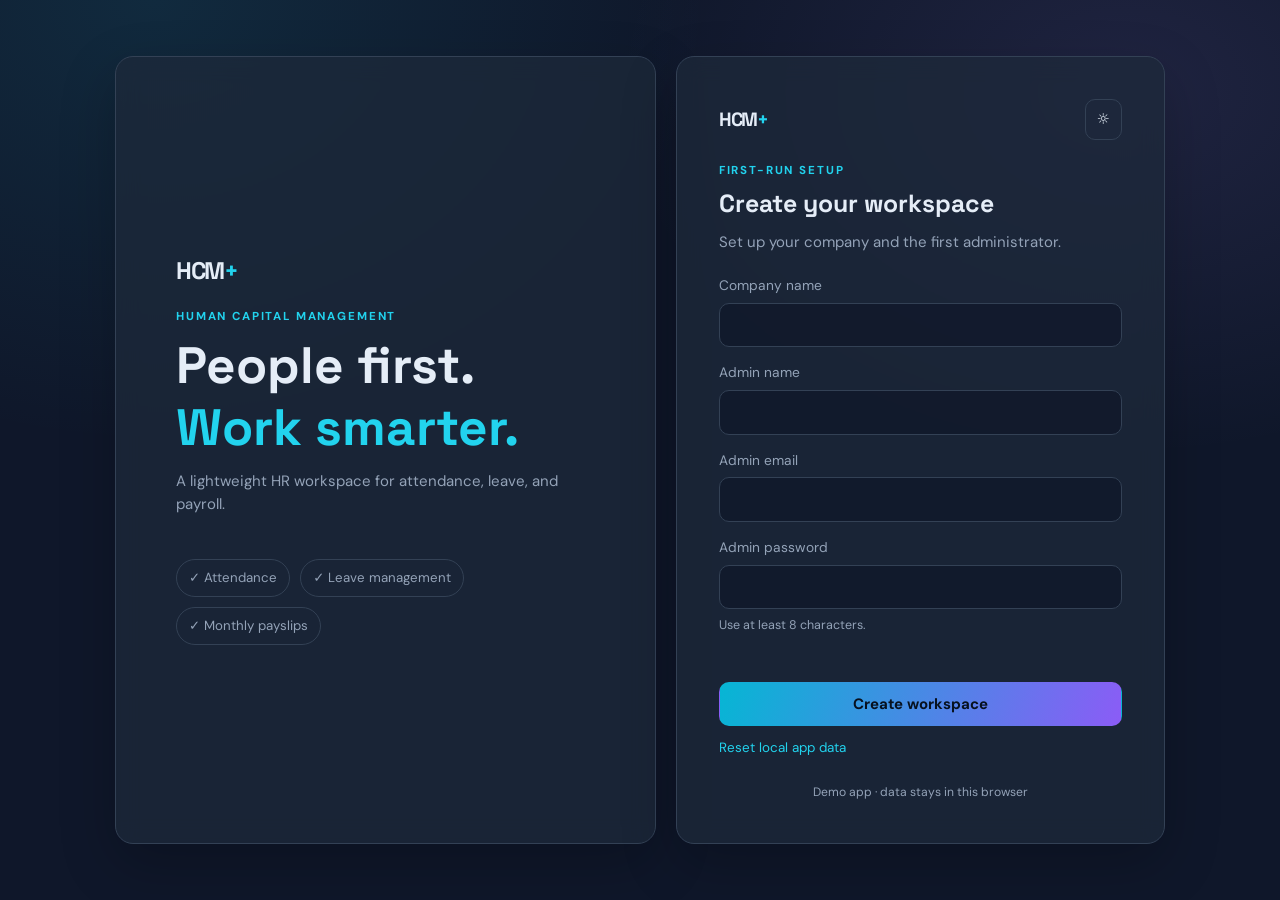
<file: index.html>
<!doctype html>
<html lang="en">
<head>
  <meta charset="utf-8">
  <meta name="viewport" content="width=device-width, initial-scale=1">
  <title>HCM Lite · Sign in</title>
  <link rel="stylesheet" href="css/style.css">
</head>
<body class="auth-page">
  <main class="auth-shell">
    <section class="auth-brand glass">
      <div class="brand-mark">HCM<span>+</span></div>
      <p class="eyebrow">HUMAN CAPITAL MANAGEMENT</p>
      <h1>People first.<br><span>Work smarter.</span></h1>
      <p class="muted">A lightweight HR workspace for attendance, leave, and payroll.</p>
      <div class="auth-points"><span>✓ Attendance</span><span>✓ Leave management</span><span>✓ Monthly payslips</span></div>
    </section>
    <section class="auth-card glass">
      <div class="topline"><span class="brand-mark small">HCM<span>+</span></span><button id="themeToggle" class="icon-btn" aria-label="Toggle theme">☼</button></div>
      <div id="setupPanel" hidden>
        <p class="eyebrow">FIRST-RUN SETUP</p><h2>Create your workspace</h2>
        <p class="muted">Set up your company and the first administrator.</p>
        <form id="setupForm" novalidate>
          <label>Company name<input name="company" required autocomplete="organization"></label>
          <label>Admin name<input name="name" required autocomplete="name"></label>
          <label>Admin email<input name="email" type="email" required autocomplete="email"></label>
          <label>Admin password<input name="password" type="password" minlength="8" required autocomplete="new-password"><small>Use at least 8 characters.</small></label>
          <p class="form-error" id="setupError" role="alert"></p>
          <button class="btn primary full" type="submit">Create workspace</button>
        </form>
        <button id="resetStorage" class="text-btn" type="button">Reset local app data</button>
      </div>
      <div id="loginPanel" hidden>
        <p class="eyebrow">WELCOME BACK</p><h2>Sign in to HCM Lite</h2>
        <p class="muted" id="companyGreeting">Your people, all in one place.</p>
        <form id="loginForm" novalidate>
          <label>Email address<input name="email" type="email" required autocomplete="username"></label>
          <label>Password<input name="password" type="password" required autocomplete="current-password"></label>
          <p class="form-error" id="loginError" role="alert"></p>
          <button class="btn primary full" type="submit">Sign in</button>
        </form>
        <button id="repairSetup" class="text-btn" type="button">Can't sign in? Reset app and set up again</button>
      </div>
      <p class="fine-print">Demo app · data stays in this browser</p>
    </section>
  </main>
  <script src="js/storage.js"></script><script src="js/auth.js"></script>
  <script>
    HCM.applyTheme();
    const setupPanel = document.querySelector('#setupPanel'), loginPanel = document.querySelector('#loginPanel');
    function showCorrectPanel() {
      const company = HCM.get('hcm_company', null), users = HCM.get('hcm_users', []);
      const needsSetup = !company || !company.name || !Array.isArray(users) || !users.some(u => u.role === 'admin');
      setupPanel.hidden = !needsSetup; loginPanel.hidden = needsSetup;
      if (!needsSetup) document.querySelector('#companyGreeting').textContent = `Sign in to ${company.name}.`;
    }
    showCorrectPanel();
    document.querySelector('#themeToggle').addEventListener('click', HCM.toggleTheme);
    document.querySelector('#resetStorage').addEventListener('click', () => {
      if (confirm('Clear all HCM Lite data in this browser? This cannot be undone.')) { HCM.clearAppData(); showCorrectPanel(); }
    });
    document.querySelector('#repairSetup').addEventListener('click', () => {
      if (confirm('This removes the company, users, attendance and leave records stored by HCM Lite in this browser. Continue?')) { HCM.clearAppData(); showCorrectPanel(); }
    });
    document.querySelector('#setupForm').addEventListener('submit', e => {
      e.preventDefault(); const f = new FormData(e.currentTarget);
      const company = String(f.get('company') || '').trim(), name = String(f.get('name') || '').trim(), email = String(f.get('email') || '').trim().toLowerCase(), password = String(f.get('password') || '');
      const err = document.querySelector('#setupError'); err.textContent = '';
      if (!company || !name || !/^[^\s@]+@[^\s@]+\.[^\s@]+$/.test(email) || password.length < 8) { err.textContent = 'Enter a company, admin name, valid email, and password of at least 8 characters.'; return; }
      HCM.set('hcm_company', { name: company, startTime: '09:00', graceMinutes: 15, leaveQuota: 20, workingDays: [1,2,3,4,5] });
      HCM.set('hcm_users', [{ id: HCM.id(), name, email, password, role: 'admin', department: 'Administration', salary: 0, active: true }]);
      HCM.set('hcm_attendance', []); HCM.set('hcm_leaves', []); HCM.set('hcm_announcements', []);
      HCM.login(HCM.get('hcm_users', [])[0]); location.href = 'pages/admin.html';
    });
    document.querySelector('#loginForm').addEventListener('submit', e => {
      e.preventDefault(); const f = new FormData(e.currentTarget), email = String(f.get('email') || '').trim().toLowerCase(), password = String(f.get('password') || '');
      const users = HCM.get('hcm_users', []), user = users.find(u => u.email.toLowerCase() === email && u.password === password && u.active !== false);
      const err = document.querySelector('#loginError'); err.textContent = '';
      if (!user) { err.textContent = 'Email or password is incorrect, or this account is inactive.'; return; }
      HCM.login(user); location.href = user.role === 'admin' ? 'pages/admin.html' : 'pages/employee.html';
    });
  </script>
</body></html>
</file>
<file: css/style.css>
@import url('https://fonts.googleapis.com/css2?family=DM+Sans:wght@400;500;600;700&family=Space+Grotesk:wght@500;600;700&display=swap');

:root {
    color-scheme: dark;
    --bg: #0f172a;
    --panel: rgba(30, 41, 59, .76);
    --panel-solid: #1e293b;
    --line: #334155;
    --text: #e5edf7;
    --muted: #94a3b8;
    --cyan: #22d3ee;
    --purple: #a78bfa;
    --green: #34d399;
    --red: #fb7185;
    --amber: #fbbf24;
    --shadow: 0 20px 55px rgba(0, 0, 0, .22)
}

* {
    box-sizing: border-box
}

html {
    min-height: 100%;
    background: var(--bg)
}

body {
    margin: 0;
    background: radial-gradient(ellipse at 12% 0%, rgba(34, 211, 238, .10), transparent 35%), radial-gradient(ellipse at 88% 10%, rgba(167, 139, 250, .11), transparent 32%), var(--bg);
    color: var(--text);
    font: 15px/1.5 'DM Sans', system-ui, sans-serif;
    min-height: 100vh
}

h1,
h2,
h3,
h4 {
    font-family: 'Space Grotesk', sans-serif;
    line-height: 1.2;
    margin: 0 0 12px
}

h1 {
    font-size: clamp(2rem, 4vw, 3.5rem)
}

h2 {
    font-size: 1.55rem
}

h3 {
    font-size: 1.05rem
}

p {
    margin: 0 0 14px
}

a {
    color: var(--cyan);
    text-decoration: none
}

button,
input,
select,
textarea {
    font: inherit
}

button {
    cursor: pointer
}

.muted,
small,
.fine-print {
    color: var(--muted)
}

small {
    font-size: .78rem
}

.glass,
.panel {
    background: var(--panel);
    border: 1px solid var(--line);
    backdrop-filter: blur(12px);
    box-shadow: var(--shadow);
    border-radius: 18px
}

.auth-page {
    display: grid;
    place-items: center;
    padding: 24px
}

.auth-shell {
    width: min(1050px, 100%);
    display: grid;
    grid-template-columns: 1.05fr .95fr;
    gap: 20px
}

.auth-brand {
    padding: clamp(28px, 5vw, 60px);
    display: flex;
    flex-direction: column;
    justify-content: center;
    min-height: 550px
}

.brand-mark {
    font: 700 1.5rem 'Space Grotesk';
    letter-spacing: -.06em;
    color: var(--text)
}

.brand-mark span {
    color: var(--cyan)
}

.brand-mark.small {
    font-size: 1.2rem
}

.eyebrow {
    color: var(--cyan);
    font-size: .72rem;
    font-weight: 700;
    letter-spacing: .16em;
    margin: 22px 0 10px
}

.auth-brand h1 span {
    color: var(--cyan)
}

.auth-points {
    display: flex;
    gap: 10px;
    flex-wrap: wrap;
    margin-top: 30px
}

.auth-points span {
    border: 1px solid var(--line);
    border-radius: 99px;
    padding: 8px 12px;
    color: var(--muted);
    font-size: .83rem
}

.auth-card {
    padding: clamp(24px, 4vw, 42px);
    align-self: center
}

.topline {
    display: flex;
    align-items: center;
    justify-content: space-between
}

.auth-card h2 {
    margin-top: 8px
}

.auth-card form {
    display: grid;
    gap: 15px;
    margin-top: 22px
}

.auth-card label,
.field {
    display: grid;
    gap: 7px;
    color: var(--muted);
    font-size: .86rem
}

input,
select,
textarea {
    width: 100%;
    border: 1px solid var(--line);
    border-radius: 10px;
    padding: 11px 12px;
    color: var(--text);
    background: rgba(15, 23, 42, .75);
    outline: none
}

input:focus,
select:focus,
textarea:focus {
    border-color: var(--cyan);
    box-shadow: 0 0 0 3px rgba(34, 211, 238, .1)
}

input[type=checkbox] {
    width: auto
}

.btn {
    border: 1px solid transparent;
    border-radius: 10px;
    padding: 10px 15px;
    font-weight: 700;
    transition: .15s
}

.btn:hover {
    transform: translateY(-1px)
}

.btn.primary {
    background: linear-gradient(110deg, #06b6d4, #8b5cf6);
    color: #07111f
}

.btn.secondary {
    background: rgba(148, 163, 184, .1);
    border-color: var(--line);
    color: var(--text)
}

.btn.danger {
    background: rgba(251, 113, 133, .12);
    border-color: rgba(251, 113, 133, .35);
    color: var(--red)
}

.btn.success {
    background: rgba(52, 211, 153, .12);
    border-color: rgba(52, 211, 153, .35);
    color: var(--green)
}

.btn.small {
    padding: 6px 9px;
    font-size: .8rem
}

.btn.full {
    width: 100%;
    margin-top: 3px
}

.icon-btn {
    background: transparent;
    border: 1px solid var(--line);
    border-radius: 10px;
    color: var(--text);
    padding: 8px 11px
}

.text-btn {
    background: none;
    border: 0;
    color: var(--cyan);
    padding: 12px 0 0;
    font-size: .84rem
}

.fine-print {
    font-size: .76rem;
    text-align: center;
    margin: 24px 0 0
}

.form-error {
    color: var(--red);
    font-size: .85rem;
    margin: 0;
    min-height: 1em
}

.app-layout {
    min-height: 100vh;
    display: grid;
    grid-template-columns: 250px minmax(0, 1fr)
}

.sidebar {
    padding: 24px 16px;
    border-right: 1px solid var(--line);
    background: rgba(15, 23, 42, .84);
    display: flex;
    flex-direction: column;
    gap: 28px;
    position: sticky;
    top: 0;
    height: 100vh
}

.sidebar .brand-mark {
    padding: 0 12px
}

.nav-label {
    font-size: .7rem;
    letter-spacing: .15em;
    color: #64748b;
    padding: 0 12px;
    margin-bottom: 6px
}

.nav-links {
    display: grid;
    gap: 5px
}

.nav-links a {
    color: var(--muted);
    padding: 11px 12px;
    border-radius: 10px;
    display: flex;
    gap: 12px;
    align-items: center
}

.nav-links a:hover,
.nav-links a.active {
    color: var(--text);
    background: rgba(34, 211, 238, .1)
}

.nav-links a.active {
    border: 1px solid rgba(34, 211, 238, .17)
}

.sidebar-bottom {
    margin-top: auto;
    display: grid;
    gap: 12px
}

.user-chip {
    padding: 12px;
    border: 1px solid var(--line);
    border-radius: 12px;
    overflow-wrap: anywhere
}

.user-chip strong {
    display: block
}

.main-area {
    padding: clamp(16px, 3vw, 34px);
    min-width: 0
}

.mobile-top {
    display: none
}

.page-header {
    display: flex;
    justify-content: space-between;
    gap: 16px;
    align-items: flex-start;
    margin-bottom: 25px
}

.page-header p {
    color: var(--muted);
    margin: 0
}

.header-actions {
    display: flex;
    gap: 8px;
    flex-wrap: wrap
}

.grid {
    display: grid;
    gap: 16px
}

.stats-grid {
    grid-template-columns: repeat(4, minmax(0, 1fr));
    margin-bottom: 18px
}

.stat {
    padding: 20px
}

.stat-label {
    font-size: .82rem;
    color: var(--muted)
}

.stat-value {
    font: 700 2rem 'Space Grotesk';
    margin: 8px 0
}

.stat-note {
    font-size: .78rem;
    color: var(--muted)
}

.accent-dot {
    display: inline-block;
    width: 8px;
    height: 8px;
    border-radius: 50%;
    background: var(--cyan);
    margin-right: 6px
}

.two-col {
    grid-template-columns: minmax(0, 1.25fr) minmax(280px, .75fr)
}

.panel {
    padding: 20px;
    min-width: 0
}

.panel-head {
    display: flex;
    align-items: center;
    justify-content: space-between;
    gap: 12px;
    margin-bottom: 17px
}

.panel-head p {
    color: var(--muted);
    font-size: .82rem;
    margin: 0
}

.form-grid {
    display: grid;
    grid-template-columns: repeat(2, minmax(0, 1fr));
    gap: 14px
}

.form-grid .wide {
    grid-column: 1/-1
}

.actions {
    display: flex;
    gap: 7px;
    flex-wrap: wrap
}

.toolbar {
    display: flex;
    gap: 10px;
    flex-wrap: wrap;
    margin-bottom: 15px
}

.toolbar>* {
    flex: 1;
    min-width: 150px
}

.table-wrap {
    overflow-x: auto
}

table {
    width: 100%;
    border-collapse: collapse;
    white-space: nowrap;
    font-size: .86rem
}

th,
td {
    text-align: left;
    padding: 12px 10px;
    border-bottom: 1px solid rgba(51, 65, 85, .7)
}

th {
    font-size: .72rem;
    color: var(--muted);
    text-transform: uppercase;
    letter-spacing: .06em
}

tbody tr:hover {
    background: rgba(148, 163, 184, .04)
}

.badge {
    display: inline-flex;
    align-items: center;
    border-radius: 99px;
    padding: 4px 9px;
    font-size: .73rem;
    font-weight: 700;
    background: rgba(148, 163, 184, .12);
    color: var(--muted)
}

.badge.present,
.badge.approved,
.badge.active {
    background: rgba(52, 211, 153, .12);
    color: var(--green)
}

.badge.late,
.badge.pending {
    background: rgba(251, 191, 36, .12);
    color: var(--amber)
}

.badge.absent,
.badge.rejected,
.badge.half-day,
.badge.inactive {
    background: rgba(251, 113, 133, .12);
    color: var(--red)
}

.empty {
    padding: 25px;
    text-align: center;
    color: var(--muted)
}

.notice {
    border: 1px solid rgba(34, 211, 238, .2);
    background: rgba(34, 211, 238, .06);
    padding: 13px;
    border-radius: 12px;
    color: var(--muted);
    font-size: .84rem
}

.notice strong {
    color: var(--text)
}

.split {
    display: grid;
    grid-template-columns: 1fr 1fr;
    gap: 12px
}

.quick-action {
    display: flex;
    flex-direction: column;
    gap: 8px;
    padding: 16px;
    border: 1px solid var(--line);
    border-radius: 13px;
    background: rgba(15, 23, 42, .35)
}

.quick-action strong {
    font-size: .92rem
}

.quick-action span {
    font-size: .8rem;
    color: var(--muted)
}

.chat-launch {
    position: fixed;
    right: 22px;
    bottom: 22px;
    z-index: 20;
    width: 54px;
    height: 54px;
    border-radius: 50%;
    border: 0;
    background: linear-gradient(135deg, #06b6d4, #8b5cf6);
    color: #06121e;
    font-size: 1.35rem;
    box-shadow: 0 10px 30px rgba(34, 211, 238, .22)
}

.chat-box {
    position: fixed;
    right: 22px;
    bottom: 88px;
    z-index: 20;
    width: min(360px, calc(100vw - 32px));
    height: 430px;
    display: none;
    flex-direction: column;
    overflow: hidden;
    background: var(--panel-solid);
    border: 1px solid var(--line);
    border-radius: 18px;
    box-shadow: var(--shadow)
}

.chat-box.open {
    display: flex
}

.chat-head {
    padding: 15px;
    border-bottom: 1px solid var(--line);
    display: flex;
    justify-content: space-between
}

.chat-log {
    padding: 13px;
    overflow: auto;
    flex: 1;
    display: flex;
    flex-direction: column;
    gap: 10px
}

.chat-msg {
    padding: 10px 12px;
    border-radius: 12px;
    background: rgba(148, 163, 184, .1);
    max-width: 92%;
    font-size: .85rem;
    white-space: pre-wrap
}

.chat-msg.me {
    align-self: flex-end;
    background: rgba(34, 211, 238, .13)
}

.chat-form {
    padding: 12px;
    display: flex;
    gap: 8px;
    border-top: 1px solid var(--line)
}

.chat-form input {
    min-width: 0
}

.chat-form .btn {
    padding: 8px 12px
}

.theme-light {
    color-scheme: light;
    --bg: #edf2f9;
    --panel: rgba(255, 255, 255, .82);
    --panel-solid: #fff;
    --line: #d5deea;
    --text: #172033;
    --muted: #64748b;
    --shadow: 0 15px 45px rgba(15, 23, 42, .08)
}

.theme-light body,
.theme-light {
    background-color: var(--bg);
    color: var(--text)
}

.theme-light input,
.theme-light select,
.theme-light textarea {
    background: #fff;
    color: var(--text)
}

.theme-light .sidebar {
    background: rgba(248, 250, 252, .92)
}

.theme-light .quick-action {
    background: rgba(255, 255, 255, .6)
}

.theme-light .chat-box {
    background: #fff
}

.payslip {
    max-width: 850px;
    margin: auto;
    padding: clamp(22px, 5vw, 48px);
    background: #fff;
    color: #172033;
    border-radius: 12px
}

.payslip h1,
.payslip h2,
.payslip h3 {
    color: #172033
}

.payslip .muted {
    color: #64748b
}

.payslip table th,
.payslip table td {
    border-color: #e2e8f0
}

.payslip .badge {
    color: #172033;
    background: #e2e8f0
}

.print-only {
    display: none
}

.hidden {
    display: none !important
}

.chart-canvas {
    width: 100%;
    max-height: 280px
}

.field-error {
    color: var(--red);
    font-size: .76rem;
    min-height: .8em
}

.announcement {
    border-left: 3px solid var(--purple);
    padding: 10px 12px;
    background: rgba(167, 139, 250, .07);
    border-radius: 0 8px 8px 0;
    margin-bottom: 10px
}

.mobile-nav {
    display: none
}

@media(max-width:1000px) {
    .app-layout {
        grid-template-columns: 210px minmax(0, 1fr)
    }

    .stats-grid {
        grid-template-columns: repeat(2, minmax(0, 1fr))
    }

    .two-col {
        grid-template-columns: 1fr
    }

    .sidebar {
        padding: 20px 10px
    }
}

@media(max-width:720px) {
    .auth-shell {
        grid-template-columns: 1fr
    }

    .auth-brand {
        min-height: auto;
        padding: 28px
    }

    .auth-brand h1 {
        font-size: 2.25rem
    }

    .auth-points {
        margin-top: 15px
    }

    .app-layout {
        display: block
    }

    .sidebar {
        display: none
    }

    .mobile-top {
        display: flex;
        justify-content: space-between;
        align-items: center;
        padding: 14px 17px;
        border-bottom: 1px solid var(--line);
        background: rgba(15, 23, 42, .88);
        position: sticky;
        top: 0;
        z-index: 10
    }

    .mobile-top .nav-links {
        display: flex;
        gap: 4px;
        overflow-x: auto
    }

    .mobile-top .nav-links a {
        white-space: nowrap;
        padding: 8px;
        font-size: .8rem
    }

    .main-area {
        padding: 18px 13px 95px
    }

    .page-header {
        display: block
    }

    .header-actions {
        margin-top: 14px
    }

    .stats-grid {
        gap: 10px
    }

    .stat {
        padding: 15px
    }

    .stat-value {
        font-size: 1.6rem
    }

    .panel {
        padding: 15px
    }

    .form-grid {
        grid-template-columns: 1fr
    }

    .form-grid .wide {
        grid-column: auto
    }

    .split {
        grid-template-columns: 1fr
    }

    .chat-launch {
        right: 15px;
        bottom: 15px
    }

    .chat-box {
        right: 16px;
        bottom: 78px
    }

    .mobile-top .brand-mark {
        font-size: 1.1rem
    }

    .toolbar>* {
        min-width: 120px
    }
}

@media print {
    body {
        background: #fff !important;
        color: #172033 !important
    }

    .sidebar,
    .mobile-top,
    .page-header,
    .chat-launch,
    .chat-box,
    .no-print,
    button {
        display: none !important
    }

    .app-layout {
        display: block
    }

    .main-area {
        padding: 0
    }

    .payslip {
        box-shadow: none;
        border: 0;
        padding: 0;
        max-width: none
    }

    .print-only {
        display: block
    }

    .panel {
        box-shadow: none;
        background: #fff;
        border-color: #ddd;
        color: #172033
    }
}
</file>
